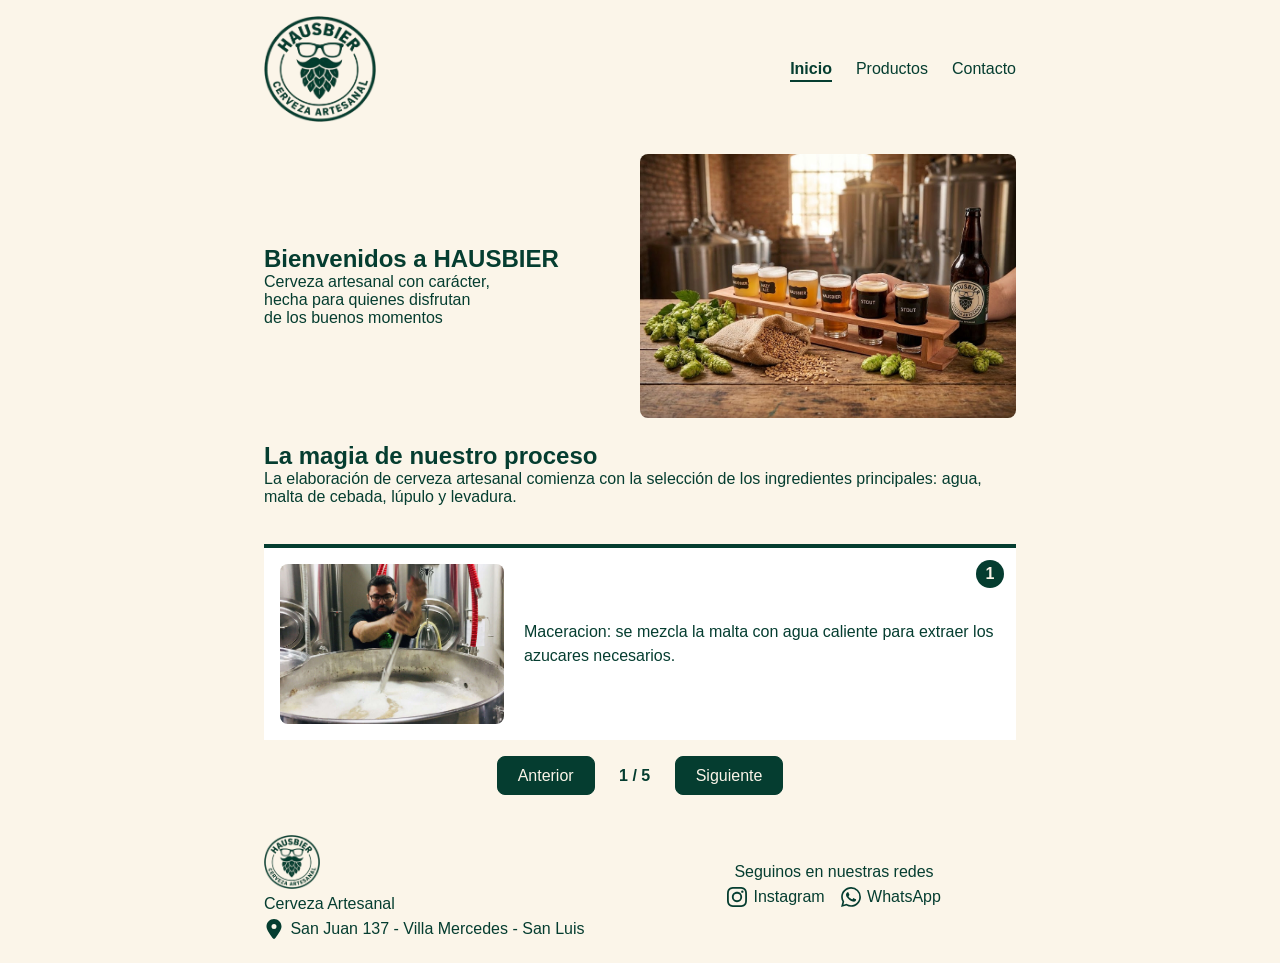
<file: index.html>
<!DOCTYPE html>
<html lang="es">

<head>
  <meta charset="UTF-8">
  <meta name="viewport" content="width=device-width, initial-scale=1.0">
  <title>HAUSBIER - Cerveza artesanal</title>
  <link rel="stylesheet" href="assets/styles.css">
</head>

<body>
  <!-- Página principal. Deberá incluir: información general y una presentación clara del sitio; un menú de navegación; un carrusel de imágenes desarrollado con JavaScript. -->
  <header>
    <h1>
      <img src="./assets/img/hausbier_logo_transparent.png" alt="Logo de HAUSBIER" title="Logo de HAUSBIER">
    </h1>
    <nav>
      <ul>
        <li>
          <a href="index.html" class="active">Inicio</a>
        </li>
        <li>
          <a href="product.html">Productos</a>
        </li>
        <li>
          <a href="contact.html">Contacto</a>
        </li>
      </ul>
    </nav>
  </header>

  <main>

    <section class="presentacion">
      <div>
        <h2>Bienvenidos a HAUSBIER</h2>
        <p>Cerveza artesanal con carácter, <br>hecha para quienes disfrutan<br> de los buenos momentos</p>
      </div>

      <!--La imagen se pueden cambiar-->
      <img src="./assets/img/img_portada.jpg" alt="Tabla de cervezas artesanales con lúpulo y malta"
        title="Cervezas artesanales HAUSBIER">
    </section>

    <h2>La magia de nuestro proceso</h2>
    <div>
      <p>La elaboración de cerveza artesanal comienza con la selección de los ingredientes principales: agua, malta de
        cebada, lúpulo y levadura.</p><br>
      <div class="carrusel" id="carrusel-proceso"></div>

    </div>
  </main>

  <footer>
    <div>
      <img class="logo-footer" src="./assets/img/hausbier_logo_transparent.png" alt="Logo de HAUSBIER"
        title="Logo de HAUSBIER">
      <p>Cerveza Artesanal</p>
      <a href="https://maps.app.goo.gl/q54BDB2Nd2fDTpQN8" target="_blank" class="location">
        <img src="./assets/icons/location.svg" alt="Ubicación" title="Ubicación">
        San Juan 137 - Villa Mercedes - San Luis
      </a>
    </div>

    <div>
      <p>Seguinos en nuestras redes</p>
      <nav>
        <ul>
          <li>
            <a href="https://www.instagram.com/hausbier.vm/" target="_blank" class="instagram">
              <img src="./assets/icons/instagram.svg" alt="Instagram" title="Instagram">
              Instagram
            </a>
          </li>

          <li>
            <a href="https://wa.me/5492664309170" target="_blank" class="whatsapp">
              <img src="./assets/icons/whatsapp.svg" alt="WhatsApp" title="WhatsApp">
              WhatsApp
            </a>
          </li>
        </ul>
      </nav>
    </div>
  </footer>

  <script src="assets/carrusel.js"></script>
</body>

</html>
</file>
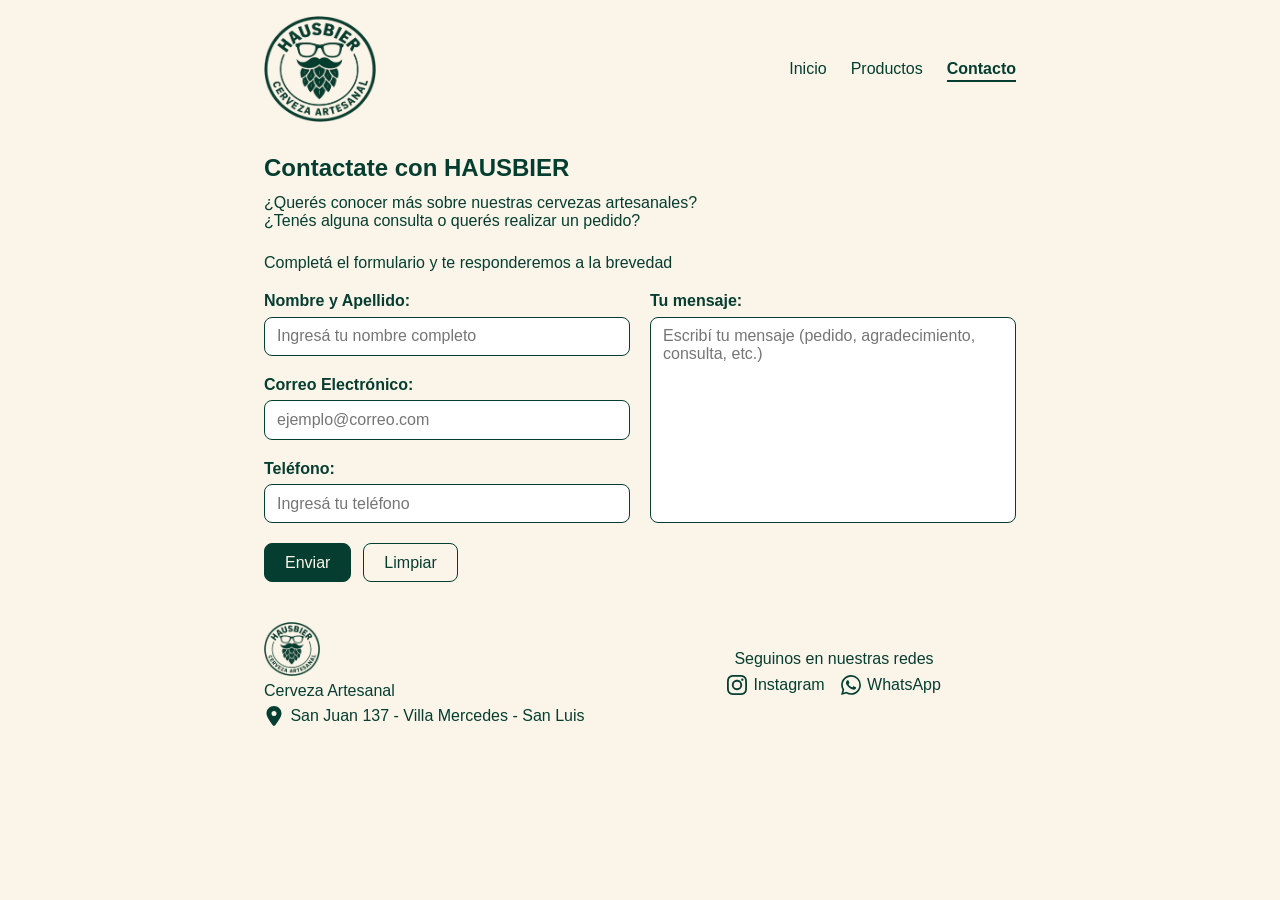
<file: contact.html>
<!DOCTYPE html>
<html lang="es">

<head>
  <meta charset="UTF-8">
  <meta name="viewport" content="width=device-width, initial-scale=1.0">
  <title>HAUSBIER - Contacto</title>
  <link rel="stylesheet" href="assets/styles.css">
</head>

<body>
  <header>
    <h1>
      <img src="./assets/img/hausbier_logo_transparent.png" alt="Logo de HAUSBIER" title="Logo de HAUSBIER">
    </h1>
    <nav>
      <ul>
        <li>
          <a href="index.html">Inicio</a>
        </li>
        <li>
          <a href="product.html">Productos</a>
        </li>
        <li>
          <a href="contact.html" class="active">Contacto</a>
        </li>
      </ul>
    </nav>
  </header>

  <main>
    <section class="intro">
      <h2>Contactate con HAUSBIER</h2>
      <p>¿Querés conocer más sobre nuestras cervezas artesanales?
        <br>¿Tenés alguna consulta o querés realizar un pedido?
      </p>
    </section>

    <section>

      <form id="formulario-contacto" action="#" method="post" novalidate>
        <p>Completá el formulario y te responderemos a la brevedad</p>
        <div class="formulario-columnas">
          <div class="formulario-datos">
            <div class="campo">
              <label for="nombre">Nombre y Apellido:</label>
              <input type="text" id="nombre" name="nombre" placeholder="Ingresá tu nombre completo" required>
            </div>
            <div class="campo">
              <label for="email">Correo Electrónico:</label>
              <input type="email" id="email" name="email" placeholder="ejemplo@correo.com" required>
            </div>
            <div class="campo">
              <label for="telefono">Teléfono:</label>
              <input type="tel" id="telefono" name="telefono" placeholder="Ingresá tu teléfono" required>
            </div>
          </div>
          <div class="campo campo-mensaje">
            <label for="mensaje">Tu mensaje:</label>
            <textarea name="mensaje" id="mensaje" placeholder="Escribí tu mensaje (pedido, agradecimiento, consulta, etc.)" required minlength="10"
              maxlength="500"></textarea>
          </div>
        </div>
        <div class="acciones">
          <button type="submit">Enviar</button>
          <button type="reset">Limpiar</button>
        </div>
      </form>
        <div id="contenedor-resumenFormulario"></div>
    </section>
  </main>

  <footer>
    <div>
      <img class="logo-footer" src="./assets/img/hausbier_logo_transparent.png" alt="Logo de HAUSBIER"
        title="Logo de HAUSBIER">
      <p>Cerveza Artesanal</p>
      <a href="https://maps.app.goo.gl/q54BDB2Nd2fDTpQN8" target="_blank" class="location">
        <img src="./assets/icons/location.svg" alt="Ubicación" title="Ubicación">
        San Juan 137 - Villa Mercedes - San Luis
      </a>
    </div>

    <div>
      <p>Seguinos en nuestras redes</p>
      <nav>
        <ul>
          <li>
            <a href="https://www.instagram.com/hausbier.vm/" target="_blank" class="instagram">
              <img src="./assets/icons/instagram.svg" alt="Instagram" title="Instagram">
              Instagram
            </a>
          </li>

          <li>
            <a href="https://wa.me/5492664309170" target="_blank" class="whatsapp">
              <img src="./assets/icons/whatsapp.svg" alt="WhatsApp" title="WhatsApp">
              WhatsApp
            </a>
          </li>
        </ul>
      </nav>
    </div>
  </footer>

  <script src="assets/formulario.js"></script>
</body>

</html>
</file>
<file: assets/styles.css>
:root {
  --verde: #053D30;
  --verde-hover: #348774;
  --crema: #FBF5E9;
  --ancho-chico: 500px;
}

*,
*::before,
*::after {
  box-sizing: border-box;
  margin: 0;
  padding: 0;
  font-family: Arial, Helvetica, sans-serif, monospace;
}

html {
  font-size: 100%;
}

body {
  min-height: 100%;
  background-color: var(--crema);
  color: var(--verde);
}

header,
main,
footer {
  width: 100%;
  max-width: 50rem;
  margin-left: auto;
  margin-right: auto;
}

img {
  max-width: 100%;
  display: block;
}

a {
  color: inherit;
  text-decoration: none;
}

button,
input,
textarea,
select {
  font: inherit;
}

header {
  display: flex;
  flex-wrap: wrap;
  align-items: center;
  justify-content: space-between;
  gap: 1rem;
  padding: 1rem 1.5rem;
}

main {
  padding: 1rem 1.5rem;
}

.presentacion {
  display: flex;
  flex-direction: row;
  align-items: center;
  gap: 1.5rem;
}

.presentacion > div {
  flex: 1;
}

.presentacion img {
  flex: 1;
  width: 50%;
  height: auto;
  border-radius: 0.5rem;
}

.intro {
  display: flex;
  flex-direction: column;
  gap: 0.75rem;
  margin-bottom: 1.5rem;
}

main > h2 {
  margin-top: 1.5rem;
}

header h1 img {
  width: 7rem;
  height: auto;
}

header nav,
header nav ul {
  display: flex;
  flex-direction: row;
  align-items: center;
  gap: 1.5rem;
  list-style: none;
}

header nav a.active {
  font-weight: 700;
  border-bottom: 2px solid var(--verde);
  padding-bottom: 0.15rem;
}

header nav a:hover {
  color: var(--verde-hover);
}

footer {
  display: flex;
  flex-direction: row;
  justify-content: space-between;
  align-items: center;
  gap: 1.5rem;
  padding: 1.5rem;
}

footer > div {
  display: flex;
  flex: 1;
  flex-direction: column;
  gap: 0.4rem;
}

footer > div:last-child {
  align-items: center;
  text-align: center;
}

footer .logo-footer {
  width: 3.5rem;
  height: auto;
}

footer a {
  display: inline-flex;
  align-items: center;
  gap: 0.4rem;
}

footer a:hover {
  color: var(--verde-hover);
}

footer a img {
  width: 1.25rem;
  height: 1.25rem;
}

footer nav ul {
  display: flex;
  flex-direction: row;
  gap: 1rem;
  list-style: none;
}

.productos-intro {
  max-width: 40rem;
  margin: 0.75rem 0 1.5rem;
  line-height: 1.5;
}

main > section.productos {
  display: flex;
  flex-direction: row;
  flex-wrap: wrap;
  align-items: stretch;
  gap: 1.5rem;
}

main > section.productos img {
  flex: none;
  align-self: stretch;
  width: 100%;
  height: auto;
}

.productos article {
  flex: 1 1 11rem;
  display: flex;
  flex-direction: column;
  gap: 0.6rem;
  padding: 1.25rem;
  background-color: #fff;
  border-top: 4px solid var(--verde);
}

.productos h3 {
  font-size: 1.25rem;
}

.productos .estilo {
  font-weight: 700;
}

.productos p {
  line-height: 1.5;
}

.carrusel {
  display: flex;
  flex-direction: column;
  gap: 1rem;
  margin-top: 1.25rem;
}

.carrusel-vista {
  position: relative;
  display: flex;
  flex-direction: row;
  align-items: center;
  gap: 1.25rem;
  margin: 0;
  padding: 1rem;
  background-color: #fff;
  border-top: 4px solid var(--verde);
}

.carrusel-vista[hidden] {
  display: none;
}

.paso-numero {
  position: absolute;
  top: 0.75rem;
  right: 0.75rem;
  display: flex;
  align-items: center;
  justify-content: center;
  width: 1.75rem;
  height: 1.75rem;
  border-radius: 50%;
  background-color: var(--verde);
  color: var(--crema);
  font-weight: 700;
  line-height: 1;
}

.carrusel-vista img {
  width: 14rem;
  height: 10rem;
  object-fit: cover;
  flex-shrink: 0;
  border-radius: 0.5rem;
}

.carrusel-vista p {
  line-height: 1.5;
}

.carrusel-controles {
  display: flex;
  flex-direction: row;
  align-items: center;
  justify-content: center;
  gap: 1rem;
}

.carrusel-controles button {
  padding: 0.6rem 1.25rem;
  border: 1px solid var(--verde);
  border-radius: 0.5rem;
  background-color: var(--verde);
  color: var(--crema);
  cursor: pointer;
}

.carrusel-controles button:hover {
  background-color: var(--verde-hover);
  border-color: var(--verde-hover);
}

.carrusel-controles p {
  min-width: 3rem;
  text-align: center;
  font-weight: 700;
}

form {
  display: flex;
  flex-direction: column;
  gap: 1.25rem;
  width: 100%;
}

.formulario-columnas {
  display: flex;
  flex-direction: row;
  align-items: stretch;
  gap: 1.25rem;
}

.formulario-datos {
  flex: 1;
  display: flex;
  flex-direction: column;
  gap: 1.25rem;
}

.campo-mensaje {
  flex: 1;
}

.campo-mensaje textarea {
  flex: 1;
  resize: none;
}

.campo {
  display: flex;
  flex-direction: column;
  gap: 0.4rem;
}

.campo label {
  font-weight: 700;
}

.campo input,
.campo textarea {
  width: 100%;
  padding: 0.6rem 0.75rem;
  border: 1px solid var(--verde);
  border-radius: 0.5rem;
  background-color: #fff;
  color: var(--verde);
}

.campo .error {
  color: #8a1f1f;
  font-size: 0.9rem;
}

.acciones {
  display: flex;
  flex-wrap: wrap;
  gap: 0.75rem;
}

.acciones button {
  padding: 0.6rem 1.25rem;
  border: 1px solid var(--verde);
  border-radius: 0.5rem;
  background-color: var(--verde);
  color: var(--crema);
  cursor: pointer;
}

.acciones button[type="reset"] {
  background-color: transparent;
  color: var(--verde);
}

@media (max-width: 40rem) {
  .carrusel-vista {
    flex-direction: column;
    align-items: stretch;
  }

  .carrusel-vista img {
    width: 100%;
    height: 12rem;
  }
}

@media (width <= 500px) {
  header {
    flex-direction: column;
    align-items: center;
    justify-content: space-around;
  }

  header nav,
  header nav ul {
    width: 100%;
    justify-content: space-around;
  }

  footer nav ul {
    flex-direction: column;
    align-items: center;
  }

  .formulario-columnas {
    flex-direction: column;
  }

  .campo-mensaje textarea {
    flex: none;
    min-height: 8rem;
  }
}
.resumen-overlay {
  position: fixed;
  top: 0;
  left: 0;
  z-index: 10;
  display: flex;
  align-items: center;
  justify-content: center;
  width: 100%;
  height: 100%;
  padding: 1rem;
  background-color: rgb(0 0 0 / 0.7);
}

.resumen-formulario {
  display: flex;
  flex-direction: column;
  gap: 0.75rem;
  width: 100%;
  max-width: 32rem;
  padding: 1.25rem;
  background-color: #fff;
  border-top: 4px solid var(--verde);
  border-radius: 0.5rem;
}
.resumen-formulario h3 {
  margin-bottom: 0.5rem;

}
.resumen-formulario p {
  line-height: 1.5;
  overflow-wrap: anywahere;
}
</file>
